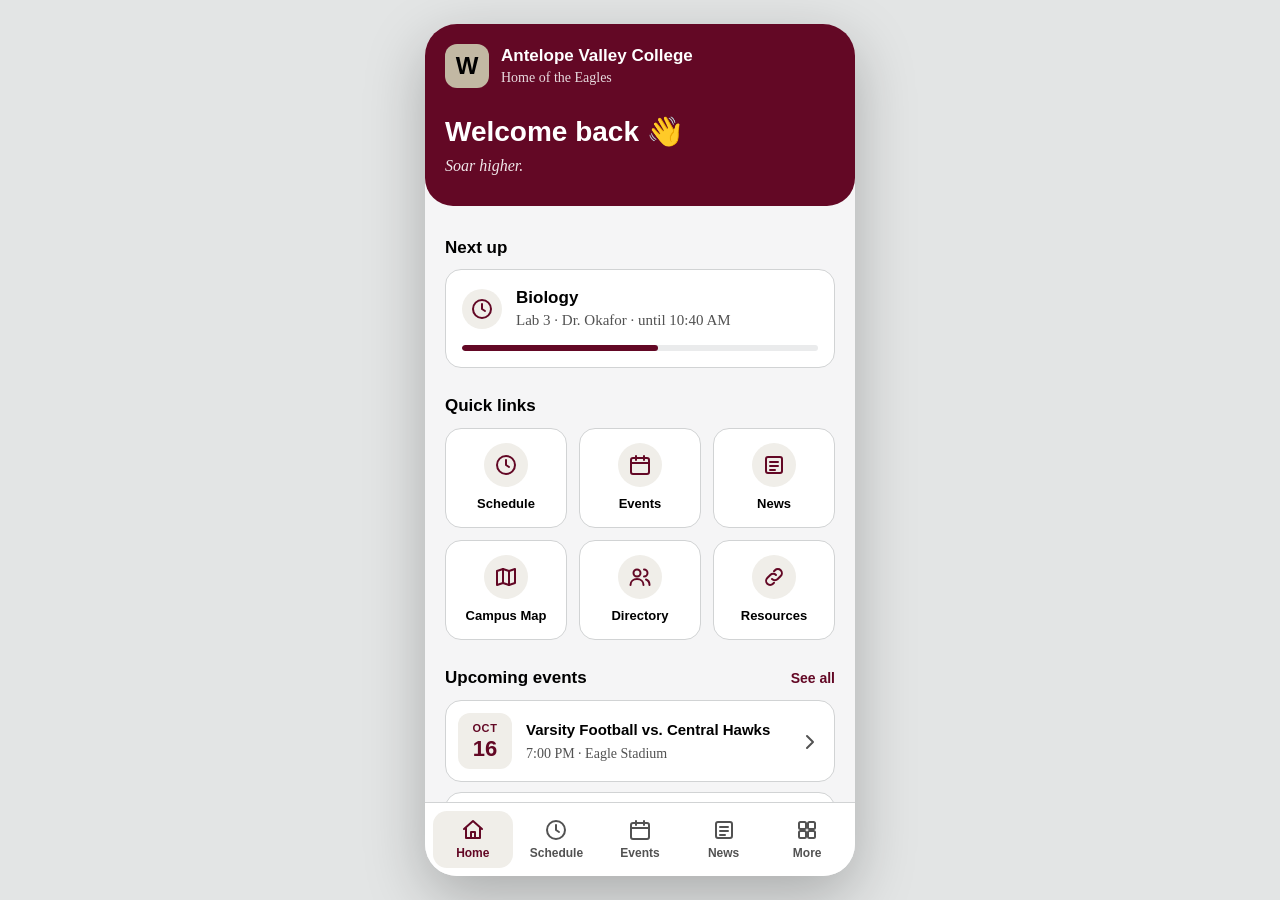
<file: main.html>
<!DOCTYPE html>
<html lang="en">
<head>
  <meta charset="utf-8">
  <meta name="viewport" content="width=device-width, initial-scale=1, viewport-fit=cover">
  <meta name="color-scheme" content="light dark">
  <meta name="theme-color" content="#0B3D91">
  <title>Antelope Valley College</title>
  <link rel="stylesheet" href="styles.css">
</head>

<!--
  =======================================================================
  index.html  —  Antelope Valley College app (HTML + CSS only, no JavaScript)
  =======================================================================

  FILES
    index.html  (this file)  the content: every screen, every word
    styles.css               the look: colors, spacing, layout
  Keep both in the same folder and open index.html in a browser.

  THE BIG IDEA (read once, then everything else is easy)
    This page contains 8 "screens" (Home, Schedule, Events, News, More,
    Map, Directory, Resources) but only one is visible at a time.
    There is no JavaScript, so we use HTML radio buttons to remember
    which screen is showing:

      <input type="radio" name="screen" id="screen-events">   <- hidden memory
      <label for="screen-events">Events</label>               <- the button

    Clicking the <label> checks the radio, and styles.css shows the
    matching screen. Section 4 of styles.css explains the CSS side.

  FILE MAP (search for the "SCREEN:" markers below)
    0. Icon sprite           the icons, drawn once, reused everywhere
    1. Hidden screen radios  must stay ABOVE <div class="app">
    2. SCREEN: Home
    3. SCREEN: Schedule
    4. SCREEN: Events
    5. SCREEN: News
    6. SCREEN: More
    7. SCREEN: Campus Map
    8. SCREEN: Staff Directory
    9. SCREEN: Resources
   10. Bottom navigation

  WHAT TO EAntelope Valley College name ......... search "Antelope Valley College" and replace all
    - Colors .............. top of styles.css (section 1)
    - Bell schedule ....... SCREEN: Schedule
    - Events / news ....... SCREEN: Events / SCREEN: News (copy a block,
                            change the text)
    - Staff ............... SCREEN: Staff Directory
    - Phone / email ....... SCREEN: More
    - Links ............... SCREEN: Resources (change href="...")

  WHAT THIS VERSION CANNOT DO (needs JavaScript or a backend later)
    - "Next up" card is a fixed example, it does not follow the real clock
    - No search box, no real notifications, toggles don't remember state
    - Events/news are typed in by hand, not loaded from a database
  =======================================================================
-->

<body>

  <!-- ===================================================================
       0. ICON SPRITE
       Each <symbol> is one icon drawn once. Anywhere in the page we
       show it with:   <svg class="icon"><use href="#i-home"/></svg>
       =================================================================== -->
  <svg width="0" height="0" style="position:absolute" aria-hidden="true" focusable="false">
    <symbol id="i-home" viewBox="0 0 24 24"><path d="M3 11l9-8 9 8"/><path d="M5 10v10h14V10"/><path d="M10 20v-6h4v6"/></symbol>
    <symbol id="i-clock" viewBox="0 0 24 24"><circle cx="12" cy="12" r="9"/><path d="M12 7v5l3 2"/></symbol>
    <symbol id="i-calendar" viewBox="0 0 24 24"><rect x="3" y="5" width="18" height="16" rx="2"/><path d="M3 10h18M8 3v4M16 3v4"/></symbol>
    <symbol id="i-calendar-x" viewBox="0 0 24 24"><rect x="3" y="5" width="18" height="16" rx="2"/><path d="M3 10h18M8 3v4M16 3v4M10 13.5l4 4M14 13.5l-4 4"/></symbol>
    <symbol id="i-news" viewBox="0 0 24 24"><rect x="4" y="4" width="16" height="16" rx="2"/><path d="M8 9h8M8 13h8M8 17h5"/></symbol>
    <symbol id="i-grid" viewBox="0 0 24 24"><rect x="4" y="4" width="7" height="7" rx="1.5"/><rect x="13" y="4" width="7" height="7" rx="1.5"/><rect x="4" y="13" width="7" height="7" rx="1.5"/><rect x="13" y="13" width="7" height="7" rx="1.5"/></symbol>
    <symbol id="i-map" viewBox="0 0 24 24"><path d="M9 4L3 6v14l6-2 6 2 6-2V4l-6 2-6-2z"/><path d="M9 4v14M15 6v14"/></symbol>
    <symbol id="i-users" viewBox="0 0 24 24"><circle cx="9" cy="8" r="3.5"/><path d="M2.5 20c0-3.6 2.9-6 6.5-6s6.5 2.4 6.5 6"/><path d="M16 4.5a3.5 3.5 0 010 7M18 14.5c2 .7 3.5 2.4 3.5 5.5"/></symbol>
    <symbol id="i-link" viewBox="0 0 24 24"><path d="M10 14a4 4 0 005.7 0l3-3a4 4 0 00-5.7-5.7l-1 1"/><path d="M14 10a4 4 0 00-5.7 0l-3 3a4 4 0 005.7 5.7l1-1"/></symbol>
    <symbol id="i-chevron" viewBox="0 0 24 24"><path d="M9 6l6 6-6 6"/></symbol>
    <symbol id="i-external" viewBox="0 0 24 24"><path d="M14 4h6v6M20 4l-9 9M18 14v5a1 1 0 01-1 1H5a1 1 0 01-1-1V7a1 1 0 011-1h5"/></symbol>
    <symbol id="i-pin" viewBox="0 0 24 24"><path d="M12 21s7-6.2 7-11a7 7 0 10-14 0c0 4.8 7 11 7 11z"/><circle cx="12" cy="10" r="2.5"/></symbol>
    <symbol id="i-phone" viewBox="0 0 24 24"><path d="M5 4h4l2 5-2.5 1.5a11 11 0 005 5L15 13l5 2v4a2 2 0 01-2 2A16 16 0 013 6a2 2 0 012-2z"/></symbol>
    <symbol id="i-mail" viewBox="0 0 24 24"><rect x="3" y="5" width="18" height="14" rx="2"/><path d="M3 7l9 6 9-6"/></symbol>
    <symbol id="i-globe" viewBox="0 0 24 24"><circle cx="12" cy="12" r="9"/><path d="M3 12h18M12 3c3 3 3 15 0 18M12 3c-3 3-3 15 0 18"/></symbol>
    <symbol id="i-cap" viewBox="0 0 24 24"><path d="M2 9l10-5 10 5-10 5z"/><path d="M6 11.5V16c0 1.5 3 3 6 3s6-1.5 6-3v-4.5"/></symbol>
    <symbol id="i-book" viewBox="0 0 24 24"><path d="M4 4h6a2 2 0 012 2v14a2 2 0 00-2-2H4zM20 4h-6a2 2 0 00-2 2v14a2 2 0 012-2h6z"/></symbol>
    <symbol id="i-utensils" viewBox="0 0 24 24"><path d="M7 3v8M4 3v5a3 3 0 006 0V3M7 11v10M17 3c-2 2-3 5-3 8h3v10"/></symbol>
    <symbol id="i-star" viewBox="0 0 24 24"><path d="M12 3l2.7 5.6 6.1.9-4.4 4.3 1 6.1L12 17l-5.4 2.9 1-6.1L3.2 9.5l6.1-.9z"/></symbol>
    <symbol id="i-trophy" viewBox="0 0 24 24"><path d="M8 4h8v5a4 4 0 01-8 0z"/><path d="M8 6H4c0 3 1.5 4.5 4 5M16 6h4c0 3-1.5 4.5-4 5M12 13v4M8 21h8M10 17h4"/></symbol>
    <symbol id="i-heart" viewBox="0 0 24 24"><path d="M12 20s-8-4.9-8-11a4.5 4.5 0 018-2.7A4.5 4.5 0 0120 9c0 6.1-8 11-8 11z"/></symbol>
    <symbol id="i-file" viewBox="0 0 24 24"><path d="M6 3h8l5 5v13H6z"/><path d="M14 3v5h5M9 13h6M9 17h6"/></symbol>
  </svg>


  <!-- ===================================================================
       1. HIDDEN SCREEN RADIOS
       One radio per screen, all sharing name="screen" so only one can be
       checked. The one with `checked` is the screen shown at startup.
       THESE MUST STAY ABOVE <div class="app">  (CSS looks "downward").
       =================================================================== -->
  <input class="state-radio" type="radio" name="screen" id="screen-home" aria-label="Home" checked>
  <input class="state-radio" type="radio" name="screen" id="screen-schedule" aria-label="Schedule">
  <input class="state-radio" type="radio" name="screen" id="screen-events" aria-label="Events">
  <input class="state-radio" type="radio" name="screen" id="screen-news" aria-label="News">
  <input class="state-radio" type="radio" name="screen" id="screen-more" aria-label="More">
  <input class="state-radio" type="radio" name="screen" id="screen-map" aria-label="Campus map">
  <input class="state-radio" type="radio" name="screen" id="screen-directory" aria-label="Staff directory">
  <input class="state-radio" type="radio" name="screen" id="screen-resources" aria-label="Resources">


  <div class="app">
    <div class="screens">


      <!-- ===============================================================
           2. SCREEN: HOME
           =============================================================== -->
      <section class="screen" id="home" aria-label="Home">

        <!-- Blue header with logo, greeting and tagline -->
        <header class="hero">
          <div class="hero-brand">
            <div class="logo-mark" aria-hidden="true">W</div>
            <div>
              <p class="hero-school">Antelope Valley College</p>
              <p class="hero-sub">Home of the Eagles</p>
            </div>
          </div>
          <h1 class="hero-greeting">Welcome back 👋</h1>
          <p class="hero-tagline">Soar higher.</p>
        </header>

        <div class="screen-body">

          <!-- "Next up" card.
               EXAMPLE ONLY: this is typed in by hand. Showing the real
               current class needs JavaScript (a later step).
               The inline style="width: 55%" controls the progress bar. -->
          <div class="section-head">
            <h2 class="section-title">Next up</h2>
          </div>
          <article class="card now-card">
            <div class="now-top">
              <div class="icon-circle"><svg class="icon"><use href="#i-clock"/></svg></div>
              <div>
                <h3>Biology</h3>
                <p>Lab 3 · Dr. Okafor · until 10:40 AM</p>
              </div>
            </div>
            <div class="progress" aria-hidden="true"><span style="width: 55%"></span></div>
          </article>

          <!-- Quick links: each <label for="screen-..."> opens that screen -->
          <div class="section-head">
            <h2 class="section-title">Quick links</h2>
          </div>
          <div class="quick-grid">
            <label class="card quick" for="screen-schedule">
              <span class="icon-circle"><svg class="icon"><use href="#i-clock"/></svg></span>Schedule
            </label>
            <label class="card quick" for="screen-events">
              <span class="icon-circle"><svg class="icon"><use href="#i-calendar"/></svg></span>Events
            </label>
            <label class="card quick" for="screen-news">
              <span class="icon-circle"><svg class="icon"><use href="#i-news"/></svg></span>News
            </label>
            <label class="card quick" for="screen-map">
              <span class="icon-circle"><svg class="icon"><use href="#i-map"/></svg></span>Campus Map
            </label>
            <label class="card quick" for="screen-directory">
              <span class="icon-circle"><svg class="icon"><use href="#i-users"/></svg></span>Directory
            </label>
            <label class="card quick" for="screen-resources">
              <span class="icon-circle"><svg class="icon"><use href="#i-link"/></svg></span>Resources
            </label>
          </div>

          <!-- Upcoming events preview (tapping a row opens the Events screen) -->
          <div class="section-head">
            <h2 class="section-title">Upcoming events</h2>
            <label class="see-all" for="screen-events">See all</label>
          </div>
          <div class="stack">
            <label class="card row-card" for="screen-events">
              <div class="date-badge"><span>OCT</span><strong>16</strong></div>
              <div class="grow">
                <h3>Varsity Football vs. Central Hawks</h3>
                <p>7:00 PM · Eagle Stadium</p>
              </div>
              <svg class="icon chev"><use href="#i-chevron"/></svg>
            </label>
            <label class="card row-card" for="screen-events">
              <div class="date-badge"><span>OCT</span><strong>19</strong></div>
              <div class="grow">
                <h3>Club Fair</h3>
                <p>12:30 PM · Main Quad</p>
              </div>
              <svg class="icon chev"><use href="#i-chevron"/></svg>
            </label>
            <label class="card row-card" for="screen-events">
              <div class="date-badge"><span>OCT</span><strong>21</strong></div>
              <div class="grow">
                <h3>Fall Drama Production</h3>
                <p>6:30 PM · Auditorium</p>
              </div>
              <svg class="icon chev"><use href="#i-chevron"/></svg>
            </label>
          </div>

          <!-- Latest news preview (tapping opens the News screen) -->
          <div class="section-head">
            <h2 class="section-title">Latest news</h2>
            <label class="see-all" for="screen-news">See all</label>
          </div>
          <div class="stack">
            <label class="card news-teaser" for="screen-news">
              <span class="tag" data-cat="announcement">Announcement</span>
              <h3>Homecoming Spirit Week Schedule Released</h3>
              <p>Five days of themes, one big pep rally. See what to wear.</p>
            </label>
            <label class="card news-teaser" for="screen-news">
              <span class="tag" data-cat="clubs">Clubs</span>
              <h3>Robotics Team Advances to Regionals</h3>
              <p>The Eagles Robotics squad earned a top-three finish.</p>
            </label>
          </div>

        </div>
      </section>


      <!-- ===============================================================
           3. SCREEN: SCHEDULE
           Two tabs ("Regular day" and "Wednesday"), built with the same
           radio trick. Order matters: radios + labels first, then panels.
           To change a class, edit its <h3> and <p>.
           To mark the class happening "now", add class="is-now" to its
           <article> and include the <span class="now-pill"> (see Period 3).
           =============================================================== -->
      <section class="screen" id="schedule" aria-label="Schedule">
        <header class="app-bar"><h1>My Schedule</h1></header>

        <div class="screen-body">
          <div class="chip-group">

            <input class="chip-radio" type="radio" name="day" id="day-regular" checked>
            <label class="chip" for="day-regular">Regular day</label>

            <input class="chip-radio" type="radio" name="day" id="day-wed">
            <label class="chip" for="day-wed">Wed (late start)</label>

            <!-- ---------- Regular day (Mon, Tue, Thu, Fri) ---------- -->
            <div class="day-panel day-regular">

              <article class="card period">
                <div class="period-time"><strong>8:00 AM</strong><span>8:50 AM</span></div>
                <div class="period-bar"></div>
                <div class="period-info"><h3>English 10</h3><p>Period 1 · Room 204 · Ms. Alvarez</p></div>
              </article>

              <article class="card period">
                <div class="period-time"><strong>8:55 AM</strong><span>9:45 AM</span></div>
                <div class="period-bar"></div>
                <div class="period-info"><h3>Geometry</h3><p>Period 2 · Room 118 · Mr. Chen</p></div>
              </article>

              <!-- Example of the "happening now" style -->
              <article class="card period is-now">
                <div class="period-time"><strong>9:50 AM</strong><span>10:40 AM</span></div>
                <div class="period-bar"></div>
                <div class="period-info"><h3>Biology</h3><p>Period 3 · Lab 3 · Dr. Okafor</p></div>
                <span class="now-pill">NOW</span>
              </article>

              <article class="card period period-break">
                <div class="period-time"><strong>10:40 AM</strong><span>10:55 AM</span></div>
                <div class="period-bar"></div>
                <div class="period-info"><h3>Nutrition Break</h3></div>
              </article>

              <article class="card period">
                <div class="period-time"><strong>11:00 AM</strong><span>11:50 AM</span></div>
                <div class="period-bar"></div>
                <div class="period-info"><h3>World History</h3><p>Period 4 · Room 210 · Mr. Reyes</p></div>
              </article>

              <article class="card period period-break">
                <div class="period-time"><strong>11:50 AM</strong><span>12:30 PM</span></div>
                <div class="period-bar"></div>
                <div class="period-info"><h3>Lunch</h3></div>
              </article>

              <article class="card period">
                <div class="period-time"><strong>12:35 PM</strong><span>1:25 PM</span></div>
                <div class="period-bar"></div>
                <div class="period-info"><h3>Spanish II</h3><p>Period 5 · Room 301 · Sra. Torres</p></div>
              </article>

              <article class="card period">
                <div class="period-time"><strong>1:30 PM</strong><span>2:20 PM</span></div>
                <div class="period-bar"></div>
                <div class="period-info"><h3>Physical Education</h3><p>Period 6 · Gym · Coach Miller</p></div>
              </article>

              <article class="card period">
                <div class="period-time"><strong>2:25 PM</strong><span>3:15 PM</span></div>
                <div class="period-bar"></div>
                <div class="period-info"><h3>Computer Science</h3><p>Period 7 · Room 122 · Ms. Patel</p></div>
              </article>
            </div>

            <!-- ---------- Wednesday (late start, no nutrition break) ---------- -->
            <div class="day-panel day-wed">

              <article class="card period">
                <div class="period-time"><strong>9:30 AM</strong><span>10:10 AM</span></div>
                <div class="period-bar"></div>
                <div class="period-info"><h3>English 10</h3><p>Period 1 · Room 204 · Ms. Alvarez</p></div>
              </article>

              <article class="card period">
                <div class="period-time"><strong>10:15 AM</strong><span>10:55 AM</span></div>
                <div class="period-bar"></div>
                <div class="period-info"><h3>Geometry</h3><p>Period 2 · Room 118 · Mr. Chen</p></div>
              </article>

              <article class="card period">
                <div class="period-time"><strong>11:00 AM</strong><span>11:40 AM</span></div>
                <div class="period-bar"></div>
                <div class="period-info"><h3>Biology</h3><p>Period 3 · Lab 3 · Dr. Okafor</p></div>
              </article>

              <article class="card period period-break">
                <div class="period-time"><strong>11:40 AM</strong><span>12:15 PM</span></div>
                <div class="period-bar"></div>
                <div class="period-info"><h3>Lunch</h3></div>
              </article>

              <article class="card period">
                <div class="period-time"><strong>12:20 PM</strong><span>1:00 PM</span></div>
                <div class="period-bar"></div>
                <div class="period-info"><h3>World History</h3><p>Period 4 · Room 210 · Mr. Reyes</p></div>
              </article>

              <article class="card period">
                <div class="period-time"><strong>1:05 PM</strong><span>1:45 PM</span></div>
                <div class="period-bar"></div>
                <div class="period-info"><h3>Spanish II</h3><p>Period 5 · Room 301 · Sra. Torres</p></div>
              </article>

              <article class="card period">
                <div class="period-time"><strong>1:50 PM</strong><span>2:30 PM</span></div>
                <div class="period-bar"></div>
                <div class="period-info"><h3>Physical Education</h3><p>Period 6 · Gym · Coach Miller</p></div>
              </article>

              <article class="card period">
                <div class="period-time"><strong>2:35 PM</strong><span>3:15 PM</span></div>
                <div class="period-bar"></div>
                <div class="period-info"><h3>Computer Science</h3><p>Period 7 · Room 122 · Ms. Patel</p></div>
              </article>
            </div>

          </div>
        </div>
      </section>


      <!-- ===============================================================
           4. SCREEN: EVENTS
           Filter chips on top, expandable event cards below.

           TO ADD AN EVENT: copy one <details class="card event"> block and
           change: data-cat (sports / academics / clubs / arts / community),
           the date badge, the tag text, title, time/place and description.
           Keep data-cat lowercase and identical on the <details> and the
           <span class="tag"> (the first filters, the second sets the color).

           TO ADD A CATEGORY: add a chip pair below, a :not() line in
           styles.css section 9, and a color line for .tag in section 5.
           =============================================================== -->
      <section class="screen" id="events" aria-label="Events">
        <header class="app-bar"><h1>Events</h1></header>

        <div class="screen-body">
          <div class="chip-group">

            <input class="chip-radio" type="radio" name="event-filter" id="f-all" checked>
            <label class="chip" for="f-all">All</label>
            <input class="chip-radio" type="radio" name="event-filter" id="f-sports">
            <label class="chip" for="f-sports">Sports</label>
            <input class="chip-radio" type="radio" name="event-filter" id="f-academics">
            <label class="chip" for="f-academics">Academics</label>
            <input class="chip-radio" type="radio" name="event-filter" id="f-clubs">
            <label class="chip" for="f-clubs">Clubs</label>
            <input class="chip-radio" type="radio" name="event-filter" id="f-arts">
            <label class="chip" for="f-arts">Arts</label>
            <input class="chip-radio" type="radio" name="event-filter" id="f-community">
            <label class="chip" for="f-community">Community</label>

            <div class="event-list">

              <details class="card event" data-cat="sports">
                <summary>
                  <div class="date-badge"><span>OCT</span><strong>16</strong></div>
                  <div class="event-main">
                    <span class="tag" data-cat="sports">Sports</span>
                    <h3>Varsity Football vs. Central Hawks</h3>
                    <p>7:00 PM · Eagle Stadium</p>
                  </div>
                  <svg class="icon chev"><use href="#i-chevron"/></svg>
                </summary>
                <p class="event-desc">Friday night lights! Student section theme is "Blue Out". Gates open at 6:00 PM. Bring your student ID for free entry.</p>
              </details>

              <details class="card event" data-cat="clubs">
                <summary>
                  <div class="date-badge"><span>OCT</span><strong>19</strong></div>
                  <div class="event-main">
                    <span class="tag" data-cat="clubs">Clubs</span>
                    <h3>Club Fair</h3>
                    <p>12:30 PM · Main Quad</p>
                  </div>
                  <svg class="icon chev"><use href="#i-chevron"/></svg>
                </summary>
                <p class="event-desc">Meet every club on campus, sign up for interest lists and pick up flyers. Clubs: bring your table sign-in sheet.</p>
              </details>

              <details class="card event" data-cat="arts">
                <summary>
                  <div class="date-badge"><span>OCT</span><strong>21</strong></div>
                  <div class="event-main">
                    <span class="tag" data-cat="arts">Arts</span>
                    <h3>Fall Drama Production</h3>
                    <p>6:30 PM · Auditorium</p>
                  </div>
                  <svg class="icon chev"><use href="#i-chevron"/></svg>
                </summary>
                <p class="event-desc">The drama department presents its fall show. Tickets are $5 for students and $8 for adults at the door.</p>
              </details>

              <details class="card event" data-cat="academics">
                <summary>
                  <div class="date-badge"><span>OCT</span><strong>23</strong></div>
                  <div class="event-main">
                    <span class="tag" data-cat="academics">Academics</span>
                    <h3>College Application Workshop</h3>
                    <p>3:30 PM · Library</p>
                  </div>
                  <svg class="icon chev"><use href="#i-chevron"/></svg>
                </summary>
                <p class="event-desc">Counselors will walk seniors through the application timeline, essays and fee waivers. Laptops encouraged.</p>
              </details>

              <details class="card event" data-cat="community">
                <summary>
                  <div class="date-badge"><span>OCT</span><strong>26</strong></div>
                  <div class="event-main">
                    <span class="tag" data-cat="community">Community</span>
                    <h3>Community Blood Drive</h3>
                    <p>9:00 AM · Gym</p>
                  </div>
                  <svg class="icon chev"><use href="#i-chevron"/></svg>
                </summary>
                <p class="event-desc">Students 16+ with parent permission can donate. Sign up with the ASB office. Snacks provided afterward.</p>
              </details>

              <details class="card event" data-cat="academics">
                <summary>
                  <div class="date-badge"><span>OCT</span><strong>29</strong></div>
                  <div class="event-main">
                    <span class="tag" data-cat="academics">Academics</span>
                    <h3>Parent-Teacher Conferences</h3>
                    <p>4:00 PM · Main Building</p>
                  </div>
                  <svg class="icon chev"><use href="#i-chevron"/></svg>
                </summary>
                <p class="event-desc">Conferences run in 10-minute blocks. Check in at the front office to receive your teacher room list.</p>
              </details>

              <details class="card event" data-cat="sports">
                <summary>
                  <div class="date-badge"><span>OCT</span><strong>30</strong></div>
                  <div class="event-main">
                    <span class="tag" data-cat="sports">Sports</span>
                    <h3>Girls Volleyball Senior Night</h3>
                    <p>6:00 PM · Gym</p>
                  </div>
                  <svg class="icon chev"><use href="#i-chevron"/></svg>
                </summary>
                <p class="event-desc">Come celebrate our senior players and their families before the match.</p>
              </details>

              <details class="card event" data-cat="community">
                <summary>
                  <div class="date-badge"><span>NOV</span><strong>6</strong></div>
                  <div class="event-main">
                    <span class="tag" data-cat="community">Community</span>
                    <h3>Homecoming Dance</h3>
                    <p>7:30 PM · Cafeteria</p>
                  </div>
                  <svg class="icon chev"><use href="#i-chevron"/></svg>
                </summary>
                <p class="event-desc">Semi-formal. Guest passes are available in the main office through the week before.</p>
              </details>

            </div><!-- /.event-list -->
          </div><!-- /.chip-group -->
        </div>
      </section>


      <!-- ===============================================================
           5. SCREEN: NEWS
           Tap a story to open it (a built-in HTML <details> element).
           TO ADD A STORY: copy one <details class="card news-card"> block.
           Valid data-cat values for the tag: announcement, academics,
           clubs, sports, arts, community.
           =============================================================== -->
      <section class="screen" id="news" aria-label="News">
        <header class="app-bar"><h1>News</h1></header>

        <div class="screen-body">
          <div class="stack">

            <details class="card news-card">
              <summary>
                <div class="news-meta">
                  <span class="tag" data-cat="announcement">Announcement</span>
                  <time datetime="2026-10-15">Oct 15</time>
                </div>
                <h3>Homecoming Spirit Week Schedule Released</h3>
                <p class="summary-text">Five days of themes, one big pep rally. See what to wear.</p>
              </summary>
              <div class="news-body">
                <p>Spirit Week kicks off Monday, Nov 2 with Pajama Day and ends Friday with the pep rally and game. Each grade is competing for the spirit trophy, with points awarded for participation, hallway decorations and the lunchtime games.</p>
                <p>All dress-up days must follow the regular dress code. Questions can go to the ASB advisor in Room 150.</p>
              </div>
            </details>

            <details class="card news-card">
              <summary>
                <div class="news-meta">
                  <span class="tag" data-cat="clubs">Clubs</span>
                  <time datetime="2026-10-14">Oct 14</time>
                </div>
                <h3>Robotics Team Advances to Regionals</h3>
                <p class="summary-text">The Eagles Robotics squad earned a top-three finish.</p>
              </summary>
              <div class="news-body">
                <p>After a strong weekend of qualifying matches, the robotics team secured a spot at the regional championship. The team thanks its mentors and the parents who helped with travel and build days.</p>
                <p>New members are welcome. Meetings are Tuesdays and Thursdays after school in Room 122.</p>
              </div>
            </details>

            <details class="card news-card">
              <summary>
                <div class="news-meta">
                  <span class="tag" data-cat="academics">Academics</span>
                  <time datetime="2026-10-13">Oct 13</time>
                </div>
                <h3>Library Antelope Valley College Hours</h3>
                <p class="summary-text">Quiet study space now open until 5:00 PM on weekdays.</p>
              </summary>
              <div class="news-body">
                <p>Starting this week, the library will stay open until 5:00 PM Monday through Thursday. Tutoring is available on Tuesdays and Wednesdays, and printing is free for students.</p>
              </div>
            </details>

            <details class="card news-card">
              <summary>
                <div class="news-meta">
                  <span class="tag" data-cat="sports">Sports</span>
                  <time datetime="2026-10-12">Oct 12</time>
                </div>
                <h3>Cross Country Wins League Meet</h3>
                <p class="summary-text">Both boys and girls teams took first place on Saturday.</p>
              </summary>
              <div class="news-body">
                <p>The cross country program swept the league meet, with four runners finishing in the top ten. The team now prepares for the divisional race in two weeks.</p>
              </div>
            </details>

            <details class="card news-card">
              <summary>
                <div class="news-meta">
                  <span class="tag" data-cat="announcement">Announcement</span>
                  <time datetime="2026-10-09">Oct 9</time>
                </div>
                <h3>Picture Retake Day Reminder</h3>
                <p class="summary-text">Missed picture day? Retakes are next Thursday in the library.</p>
              </summary>
              <div class="news-body">
                <p>Students who were absent or want a retake can come to the library during their PE or elective period with a pass. Bring your original proof if you want a replacement.</p>
              </div>
            </details>

          </div>
        </div>
      </section>


      <!-- ===============================================================
           6. SCREEN: MORE
           Links to the extra screens, notification toggles (visual only
           for now), office contact info.
           tel: and mailto: links open the phone dialer / email app.
           =============================================================== -->
      <section class="screen" id="more" aria-label="More">
        <header class="app-bar"><h1>More</h1></header>

        <div class="screen-body">

          <div class="card list-group">
            <label class="list-row" for="screen-map">
              <span class="icon-circle"><svg class="icon"><use href="#i-map"/></svg></span>
              <span class="row-text"><strong>Campus Map</strong></span>
              <svg class="icon row-end"><use href="#i-chevron"/></svg>
            </label>
            <label class="list-row" for="screen-directory">
              <span class="icon-circle"><svg class="icon"><use href="#i-users"/></svg></span>
              <span class="row-text"><strong>Staff Directory</strong></span>
              <svg class="icon row-end"><use href="#i-chevron"/></svg>
            </label>
            <label class="list-row" for="screen-resources">
              <span class="icon-circle"><svg class="icon"><use href="#i-link"/></svg></span>
              <span class="row-text"><strong>Resources</strong></span>
              <svg class="icon row-end"><use href="#i-chevron"/></svg>
            </label>
          </div>

          <h2 class="group-label">Notifications</h2>
          <div class="card list-group">
            <label class="list-row">
              <span class="row-text"><strong>Event reminders</strong><span>Get a heads-up before events</span></span>
              <input class="switch" type="checkbox" checked>
            </label>
            <label class="list-row">
              <span class="row-text"><strong>News alerts</strong><span>Important school announcements</span></span>
              <input class="switch" type="checkbox" checked>
            </label>
          </div>

          <h2 class="group-label">Contact the office</h2>
          <div class="card list-group">
            <div class="list-row">
              <span class="icon-circle"><svg class="icon"><use href="#i-pin"/></svg></span>
              <span class="row-textAntelope Valley College Street</strong><span>Your City, ST 00000</span></span>
            </div>
            <a class="list-row" href="tel:5551234567">
              <span class="icon-circle"><svg class="icon"><use href="#i-phone"/></svg></span>
              <span class="row-text"><strong>(555) 123-4567</strong><span>Main office</span></span>
            </a>
            <a class="list-row" href="tel:5551234568">
              <span class="icon-circle"><svg class="icon"><use href="#i-calendar-x"/></svg></span>
              <span class="row-text"><strong>(555) 123-4568</strong><span>Attendance line</span></span>
            </a>
            <a class="list-row" href="mailto:office@antelopevalleycollege.example.edu">
              <span class="icon-circle"><svg class="icon"><use href="#i-mail"/></svg></span>
              <span class="row-text"><strong>office@antelopevalleycollege.example.edu</strong><span>Email the office</span></span>
            </a>
            <a class="list-row" href="https://www.example.edu" target="_blank" rel="noopener">
              <span class="icon-circle"><svg class="icon"><use href="#i-globe"/></svg></span>
              <span class="row-Antelope Valley College website</strong><span>www.example.edu</span></span>
              <svg class="icon row-end"><use href="#i-external"/></svg>
            </a>
          </div>

          <p class="app-footer">Antelope Valley College · v1.0.0</p>
        </div>
      </section>


      <!-- ===============================================================
           7. SCREEN: CAMPUS MAP
           Every building = 3 elements, always in this order:
             1. <input class="b-radio" ... id="b-NAME">     (hidden memory)
             2. <label class="tile" for="b-NAME" style="--x --y --w --h">
             3. <div class="tile-info">...</div>           (description)
           The inline style positions the box as % of the map:
             --x = distance from left,  --y = distance from top,
             --w = width,               --h = height.
           Add class "tile-field" (green) or "tile-parking" (gray) for
           non-buildings. Check boxes don't overlap, then you're done.
           =============================================================== -->
      <section class="screen" id="map" aria-label="Campus map">
        <header class="app-bar">
          <label class="back-btn" for="screen-more" aria-label="Back"><svg class="icon"><use href="#i-chevron"/></svg></label>
          <h1>Campus Map</h1>
        </header>

        <div class="screen-body">
          <div class="map">

            <input class="b-radio" type="radio" name="building" id="b-main">
            <label class="tile" for="b-main" style="--x:6%; --y:6%; --w:36%; --h:20%">Main Building</label>
            <div class="tile-info"><strong>Main Building</strong><span>Classrooms 101–220, counseling offices and the front office.</span></div>

            <input class="b-radio" type="radio" name="building" id="b-admin">
            <label class="tile" for="b-admin" style="--x:6%; --y:30%; --w:22%; --h:12%">Attendance &amp; Admin</label>
            <div class="tile-info"><strong>Attendance &amp; Admin</strong><span>Attendance desk, principal and visitor check-in.</span></div>

            <input class="b-radio" type="radio" name="building" id="b-library">
            <label class="tile" for="b-library" style="--x:48%; --y:6%; --w:22%; --h:16%">Library</label>
            <div class="tile-info"><strong>Library</strong><span>Study space, printing and tutoring. Open until 5:00 PM.</span></div>

            <input class="b-radio" type="radio" name="building" id="b-science">
            <label class="tile" for="b-science" style="--x:76%; --y:6%; --w:18%; --h:34%">Science Wing</label>
            <div class="tile-info"><strong>Science Wing</strong><span>Biology, chemistry and physics labs.</span></div>

            <input class="b-radio" type="radio" name="building" id="b-cafeteria">
            <label class="tile" for="b-cafeteria" style="--x:36%; --y:34%; --w:30%; --h:14%">Cafeteria</label>
            <div class="tile-info"><strong>Cafeteria</strong><span>Breakfast, nutrition break and lunch service.</span></div>

            <input class="b-radio" type="radio" name="building" id="b-gym">
            <label class="tile" for="b-gym" style="--x:6%; --y:56%; --w:30%; --h:22%">Gymnasium</label>
            <div class="tile-info"><strong>Gymnasium</strong><span>PE classes, volleyball, basketball and assemblies.</span></div>

            <input class="b-radio" type="radio" name="building" id="b-auditorium">
            <label class="tile" for="b-auditorium" style="--x:42%; --y:56%; --w:22%; --h:22%">Auditorium</label>
            <div class="tile-info"><strong>Auditorium</strong><span>Drama, band and choir performances.</span></div>

            <input class="b-radio" type="radio" name="building" id="b-field">
            <label class="tile tile-field" for="b-field" style="--x:70%; --y:48%; --w:24%; --h:38%">Eagle Stadium</label>
            <div class="tile-info"><strong>Eagle Stadium</strong><span>Football, soccer and track events.</span></div>

            <input class="b-radio" type="radio" name="building" id="b-parking">
            <label class="tile tile-parking" for="b-parking" style="--x:6%; --y:84%; --w:58%; --h:12%">Student Parking</label>
            <div class="tile-info"><strong>Student Parking</strong><span>Permit parking only. Visitor parking is at the front.</span></div>

          </div>
        </div>
      </section>


      <!-- ===============================================================
           8. SCREEN: STAFF DIRECTORY
           Grouped by department. TO ADD A PERSON: copy one
           <li class="list-row"> inside the right department's <ul>.
           The envelope button opens the user's email app (mailto:).
           (A search box needs JavaScript, so it is left for later.)
           =============================================================== -->
      <section class="screen" id="directory" aria-label="Staff directory">
        <header class="app-bar">
          <label class="back-btn" for="screen-more" aria-label="Back"><svg class="icon"><use href="#i-chevron"/></svg></label>
          <h1>Staff Directory</h1>
        </header>

        <div class="screen-body">

          <h2 class="group-label">Administration</h2>
          <ul class="card list-group">
            <li class="list-row">
              <span class="avatar">DW</span>
              <span class="row-text"><strong>Dana Whitfield</strong><span>Principal · Main Office</span></span>
              <a class="row-action" href="mailto:dwhitfield@antelopevalleycollege.example.edu" aria-label="Email Dana Whitfield"><svg class="icon"><use href="#i-mail"/></svg></a>
            </li>
            <li class="list-row">
              <span class="avatar">LO</span>
              <span class="row-text"><strong>Luis Ortega</strong><span>Assistant Principal · Main Office</span></span>
              <a class="row-action" href="mailto:lortega@antelopevalleycollege.example.edu" aria-label="Email Luis Ortega"><svg class="icon"><use href="#i-mail"/></svg></a>
            </li>
            <li class="list-row">
              <span class="avatar">KM</span>
              <span class="row-text"><strong>Karen Mills</strong><span>Attendance Clerk · Front Desk</span></span>
              <a class="row-action" href="mailto:kmills@antelopevalleycollege.example.edu" aria-label="Email Karen Mills"><svg class="icon"><use href="#i-mail"/></svg></a>
            </li>
          </ul>

          <h2 class="group-label">Athletics</h2>
          <ul class="card list-group">
            <li class="list-row">
              <span class="avatar">JM</span>
              <span class="row-text"><strong>Jordan Miller</strong><span>PE Teacher &amp; Head Coach · Gym</span></span>
              <a class="row-action" href="mailto:jmiller@antelopevalleycollege.example.edu" aria-label="Email Jordan Miller"><svg class="icon"><use href="#i-mail"/></svg></a>
            </li>
          </ul>

          <h2 class="group-label">Career &amp; Technical</h2>
          <ul class="card list-group">
            <li class="list-row">
              <span class="avatar">AP</span>
              <span class="row-text"><strong>Anita Patel</strong><span>Computer Science Teacher · Room 122</span></span>
              <a class="row-action" href="mailto:apatel@antelopevalleycollege.example.edu" aria-label="Email Anita Patel"><svg class="icon"><use href="#i-mail"/></svg></a>
            </li>
          </ul>

          <h2 class="group-label">Counseling</h2>
          <ul class="card list-group">
            <li class="list-row">
              <span class="avatar">PN</span>
              <span class="row-text"><strong>Priya Nair</strong><span>Counselor (A–L) · Room 105</span></span>
              <a class="row-action" href="mailto:pnair@antelopevalleycollege.example.edu" aria-label="Email Priya Nair"><svg class="icon"><use href="#i-mail"/></svg></a>
            </li>
            <li class="list-row">
              <span class="avatar">MB</span>
              <span class="row-text"><strong>Marcus Bell</strong><span>Counselor (M–Z) · Room 106</span></span>
              <a class="row-action" href="mailto:mbell@antelopevalleycollege.example.edu" aria-label="Email Marcus Bell"><svg class="icon"><use href="#i-mail"/></svg></a>
            </li>
          </ul>

          <h2 class="group-label">English</h2>
          <ul class="card list-group">
            <li class="list-row">
              <span class="avatar">MA</span>
              <span class="row-text"><strong>Maria Alvarez</strong><span>English Teacher · Room 204</span></span>
              <a class="row-action" href="mailto:malvarez@antelopevalleycollege.example.edu" aria-label="Email Maria Alvarez"><svg class="icon"><use href="#i-mail"/></svg></a>
            </li>
          </ul>

          <h2 class="group-label">Library</h2>
          <ul class="card list-group">
            <li class="list-row">
              <span class="avatar">RD</span>
              <span class="row-text"><strong>Rosa Delgado</strong><span>Librarian · Library</span></span>
              <a class="row-action" href="mailto:rdelgado@antelopevalleycollege.example.edu" aria-label="Email Rosa Delgado"><svg class="icon"><use href="#i-mail"/></svg></a>
            </li>
          </ul>

          <h2 class="group-label">Math</h2>
          <ul class="card list-group">
            <li class="list-row">
              <span class="avatar">WC</span>
              <span class="row-text"><strong>Wei Chen</strong><span>Math Teacher · Room 118</span></span>
              <a class="row-action" href="mailto:wchen@antelopevalleycollege.example.edu" aria-label="Email Wei Chen"><svg class="icon"><use href="#i-mail"/></svg></a>
            </li>
          </ul>

          <h2 class="group-label">Science</h2>
          <ul class="card list-group">
            <li class="list-row">
              <span class="avatar">AO</span>
              <span class="row-text"><strong>Ada Okafor</strong><span>Biology Teacher · Lab 3</span></span>
              <a class="row-action" href="mailto:aokafor@antelopevalleycollege.example.edu" aria-label="Email Ada Okafor"><svg class="icon"><use href="#i-mail"/></svg></a>
            </li>
          </ul>

          <h2 class="group-label">Social Studies</h2>
          <ul class="card list-group">
            <li class="list-row">
              <span class="avatar">SR</span>
              <span class="row-text"><strong>Sam Reyes</strong><span>History Teacher · Room 210</span></span>
              <a class="row-action" href="mailto:sreyes@antelopevalleycollege.example.edu" aria-label="Email Sam Reyes"><svg class="icon"><use href="#i-mail"/></svg></a>
            </li>
          </ul>

          <h2 class="group-label">World Languages</h2>
          <ul class="card list-group">
            <li class="list-row">
              <span class="avatar">ET</span>
              <span class="row-text"><strong>Elena Torres</strong><span>Spanish Teacher · Room 301</span></span>
              <a class="row-action" href="mailto:etorres@antelopevalleycollege.example.edu" aria-label="Email Elena Torres"><svg class="icon"><use href="#i-mail"/></svg></a>
            </li>
          </ul>

        </div>
      </section>


      <!-- ===============================================================
           9. SCREEN: RESOURCES
           Each row is a normal link. TO ADD ONE: copy an <a class="list-row">
           block, change href="...", the icon (#i-... from the sprite at the
           top), and the two lines of text.
           =============================================================== -->
      <section class="screen" id="resources" aria-label="Resources">
        <header class="app-bar">
          <label class="back-btn" for="screen-more" aria-label="Back"><svg class="icon"><use href="#i-chevron"/></svg></label>
          <h1>Resources</h1>
        </header>

        <div class="screen-body">

          <h2 class="group-label">Academics</h2>
          <div class="card list-group">
            <a class="list-row" href="https://www.example.edu/portal" target="_blank" rel="noopener">
              <span class="icon-circle"><svg class="icon"><use href="#i-cap"/></svg></span>
              <span class="row-text"><strong>Student Portal</strong><span>Grades, attendance and assignments</span></span>
              <svg class="icon row-end"><use href="#i-external"/></svg>
            </a>
            <a class="list-row" href="https://www.example.edu/lms" target="_blank" rel="noopener">
              <span class="icon-circle"><svg class="icon"><use href="#i-book"/></svg></span>
              <span class="row-text"><strong>Learning Management System</strong><span>Course pages and homework</span></span>
              <svg class="icon row-end"><use href="#i-external"/></svg>
            </a>
            <a class="list-row" href="https://www.example.edu/tutoring" target="_blank" rel="noopener">
              <span class="icon-circle"><svg class="icon"><use href="#i-users"/></svg></span>
              <span class="row-text"><strong>Tutoring Schedule</strong><span>Free peer tutoring in the library</span></span>
              <svg class="icon row-end"><use href="#i-external"/></svg>
            </a>
          </div>

          <h2 class="group-label">Campus Life</h2>
          <div class="card list-group">
            <a class="list-row" href="https://www.example.edu/menu" target="_blank" rel="noopener">
              <span class="icon-circle"><svg class="icon"><use href="#i-utensils"/></svg></span>
              <span class="row-text"><strong>Lunch Menu</strong><span>This week's breakfast and lunch</span></span>
              <svg class="icon row-end"><use href="#i-external"/></svg>
            </a>
            <a class="list-row" href="https://www.example.edu/clubs" target="_blank" rel="noopener">
              <span class="icon-circle"><svg class="icon"><use href="#i-star"/></svg></span>
              <span class="row-text"><strong>Clubs &amp; Activities</strong><span>Find a club or start your own</span></span>
              <svg class="icon row-end"><use href="#i-external"/></svg>
            </a>
            <a class="list-row" href="https://www.example.edu/athletics" target="_blank" rel="noopener">
              <span class="icon-circle"><svg class="icon"><use href="#i-trophy"/></svg></span>
              <span class="row-text"><strong>Athletics</strong><span>Schedules, rosters and physical forms</span></span>
              <svg class="icon row-end"><use href="#i-external"/></svg>
            </a>
          </div>

          <h2 class="group-label">Support</h2>
          <div class="card list-group">
            <a class="list-row" href="https://www.example.edu/counseling" target="_blank" rel="noopener">
              <span class="icon-circle"><svg class="icon"><use href="#i-heart"/></svg></span>
              <span class="row-text"><strong>Counseling Appointments</strong><span>Book time with your counselor</span></span>
              <svg class="icon row-end"><use href="#i-external"/></svg>
            </a>
            <a class="list-row" href="https://www.example.edu/absence" target="_blank" rel="noopener">
              <span class="icon-circle"><svg class="icon"><use href="#i-calendar-x"/></svg></span>
              <span class="row-text"><strong>Report an Absence</strong><span>For parents and guardians</span></span>
              <svg class="icon row-end"><use href="#i-external"/></svg>
            </a>
            <a class="list-row" href="https://www.example.edu/handbook" target="_blank" rel="noopener">
              <span class="icon-circle"><svg class="icon"><use href="#i-file"/></svg></span>
              <span class="row-text"><strong>Student Handbook</strong><span>Policies, dress code and bell schedule</span></span>
              <svg class="icon row-end"><use href="#i-external"/></svg>
            </a>
          </div>

        </div>
      </section>

    </div><!-- /.screens -->


    <!-- ===================================================================
         10. BOTTOM NAVIGATION
         Five tabs. Each <label> opens a screen. The class on each
         (nav-home, nav-events...) is how styles.css highlights the
         active tab, so keep those class names.
         =================================================================== -->
    <nav class="bottom-nav" aria-label="Main">
      <label class="nav-item nav-home" for="screen-home">
        <svg class="icon"><use href="#i-home"/></svg><span>Home</span>
      </label>
      <label class="nav-item nav-schedule" for="screen-schedule">
        <svg class="icon"><use href="#i-clock"/></svg><span>Schedule</span>
      </label>
      <label class="nav-item nav-events" for="screen-events">
        <svg class="icon"><use href="#i-calendar"/></svg><span>Events</span>
      </label>
      <label class="nav-item nav-news" for="screen-news">
        <svg class="icon"><use href="#i-news"/></svg><span>News</span>
      </label>
      <label class="nav-item nav-more" for="screen-more">
        <svg class="icon"><use href="#i-grid"/></svg><span>More</span>
      </label>
    </nav>

  </div><!-- /.app -->

</body>
</html>
</file>
<file: styles.css>
/* =====================================================================
   styles.css  —  Westview High School app (HTML + CSS only, no JavaScript)
   Colors and fonts follow the district brand guide (PMS 208 maroon,
   black, silver + complementary tan / sky / lime; Times New Roman body,
   Helvetica Neue / Arial headlines).

   HOW THIS FILE IS ORGANIZED (search for the numbers to jump around)
     1.  Design tokens ........ official palette + colors, radius, fonts
     2.  Reset / base ......... includes the serif/sans font rule
     3.  App shell ............ the phone-shaped frame + scrolling area
     4.  Screen switching ..... the "radio button trick" (read this one!)
     5.  Shared pieces ........ cards, tags, date badges, icons, lists
     6.  Bottom navigation
     7.  Home screen
     8.  Schedule screen
     9.  Events screen ........ filter chips + expandable cards
    10.  News screen
    11.  Campus map screen
    12.  Directory + Resources + More screens
    13.  Desktop preview frame

   QUICK EDITS
     - Colors ................ section 1. The six --pal-* values are the
                               official brand colors; everything else
                               in the app is built from them.
     - Fonts ................. --font-body and --font-head in section 1
     - Dark mode colors ...... the @media (prefers-color-scheme: dark)
                               block in section 1
     - Add a new screen ...... see the comment in section 4
   ===================================================================== */


/* =====================================================================
   1. DESIGN TOKENS
   Every color/size used below comes from these variables, so changing
   a value here changes it everywhere in the app.
   ===================================================================== */
:root {

  /* ---------- OFFICIAL BRAND PALETTE (from the brand guide) ----------
     Use these exact values. Do not lighten, darken or recolor them. */
  --pal-maroon: #630825;   /* Pantone (PMS) 208   RGB 140-30-65    */
  --pal-black:  #000000;   /* Pantone (PMS) 208 Black              */
  --pal-silver: #D1D3D4;   /* Gray / Silver       RGB 209-211-212  */
  --pal-tan:    #C2B8A3;   /* complementary       RGB 194-184-163  */
  --pal-sky:    #A2BBDE;   /* complementary       RGB 162-187-222  */
  --pal-lime:   #C6D083;   /* complementary       RGB 198-208-131  */

  /* ---------- Semantic colors (what the app actually uses) ---------- */
  --brand:        var(--pal-maroon);   /* header, tiles, main color         */
  --brand-strong: var(--pal-maroon);   /* active chips, progress, switches  */
  --brand-text:   var(--pal-maroon);   /* maroon text on a plain background */
  --brand-soft:   color-mix(in srgb, var(--pal-tan) 24%, white); /* pale tint: icon circles, date badges */
  --on-brand-soft:var(--pal-maroon);   /* text/icons sitting on --brand-soft */
  --progress-fill:var(--pal-maroon);   /* "Next up" progress bar            */
  --accent:       var(--pal-tan);      /* logo square, selected map tile    */
  --on-accent:    var(--pal-black);    /* text on top of --accent           */

  /* Neutrals (built from the official silver + black) */
  --bg:           color-mix(in srgb, var(--pal-silver) 22%, white);  /* page background */
  --surface:      #FFFFFF;                                           /* cards           */
  --surface-2:    color-mix(in srgb, var(--pal-silver) 45%, white);  /* quieter surface */
  --border:       var(--pal-silver);
  --text:         var(--pal-black);
  --text-muted:   color-mix(in srgb, var(--pal-black) 68%, white);   /* secondary text  */
  --switch-off:   color-mix(in srgb, var(--pal-silver) 80%, black);  /* toggle, off     */

  /* Campus map colors */
  --map-ground:   color-mix(in srgb, var(--pal-sky) 30%, white);     /* map background  */
  --map-field:    var(--pal-lime);                                   /* stadium         */
  --map-parking:  var(--pal-silver);                                 /* parking lot     */

  /* Shape + type
     Brand rule: Times New Roman for body copy, Helvetica Neue / Arial for
     headlines. No more than two typefaces. */
  --radius:       16px;
  --font-body: "Times New Roman", Times, "Liberation Serif", Georgia, serif;
  --font-head: "Helvetica Neue", Helvetica, Arial, "Liberation Sans", sans-serif;
}

/* Dark mode: same variable names, different values.
   The browser switches automatically based on the phone/computer setting.
   Maroon is too dark to read on a dark background, so in dark mode the
   "text" and "strong" roles use a lighter maroon and the text accents use
   the official tan. Delete this whole block to turn dark mode off. */
@media (prefers-color-scheme: dark) {
  :root {
    --brand-strong: #922e4f;                       /* lifted maroon, white text still passes */
    --brand-text:   var(--pal-tan);
    --brand-soft:   color-mix(in srgb, var(--pal-maroon) 32%, #161617);
    --on-brand-soft:var(--pal-tan);
    --progress-fill:var(--pal-tan);

    --bg:           #000000;
    --surface:      #161617;
    --surface-2:    #212123;
    --border:       #333336;
    --text:         #F2F2F2;
    --text-muted:   #A8AAAC;
    --switch-off:   #4A4A4E;

    --map-ground:   color-mix(in srgb, var(--pal-sky) 14%, #0A0A0B);
  }
}


/* =====================================================================
   2. RESET / BASE
   ===================================================================== */
*, *::before, *::after { box-sizing: border-box; }

html { -webkit-text-size-adjust: 100%; }

body {
  margin: 0;
  font-family: var(--font-body);   /* serif: all body copy */
  font-size: 17px;                 /* Times runs small, so a little larger than usual */
  line-height: 1.4;
  color: var(--text);
  background: var(--bg);
  -webkit-tap-highlight-color: transparent;
}

/* Headline / attention font (sans-serif).
   Anything NOT listed here is body copy and stays serif.
   To make another element a "headline", add its selector to this list. */
h1, h2, h3, strong,
.tag, .chip, .now-pill, .see-all, .group-label,
.nav-item, .quick, .tile, .date-badge span,
.hero-school, .logo-mark {
  font-family: var(--font-head);
}

h1, h2, h3, p { margin: 0; }
ul { margin: 0; padding: 0; list-style: none; }
a { color: inherit; text-decoration: none; }
label { cursor: pointer; }
button, input { font: inherit; }

/* Hidden-but-still-keyboard-focusable inputs.
   The whole app is driven by radio buttons / checkboxes that the user
   never sees (they click <label>s instead). See section 4. */
.state-radio,
.chip-radio,
.b-radio {
  position: absolute;
  width: 1px;
  height: 1px;
  opacity: 0;
  pointer-events: none;
}


/* =====================================================================
   3. APP SHELL
   .app is the "phone". Inside it: .screens (the area that shows ONE
   screen at a time) and .bottom-nav (the tab bar).
   ===================================================================== */
.app {
  display: flex;
  flex-direction: column;
  width: 100%;
  max-width: 430px;
  height: 100vh;            /* fallback for old browsers */
  height: 100dvh;           /* correct height on phones with moving toolbars */
  margin: 0 auto;
  background: var(--bg);
  overflow: hidden;
}

.screens {
  position: relative;       /* each .screen is positioned inside this box */
  flex: 1;
  min-height: 0;            /* lets the flex child shrink so it can scroll */
}


/* =====================================================================
   4. SCREEN SWITCHING  (the radio button trick)

   There is no JavaScript, so how does tapping a tab change the screen?

     1. At the top of <body> there are 8 hidden radio buttons that all
        share name="screen". Only ONE radio in a group can be checked.
     2. Tab buttons are <label for="screen-xyz"> elements. Clicking a
        label checks its radio.
     3. CSS reads which radio is checked and shows the matching screen:

          #screen-events:checked ~ .app #events { display: block }

        Read it as: "when the radio #screen-events is checked, find
        .app after it, then the element with id=events inside, and
        display it."  The ~ means "a later sibling".

   RULES THAT MAKE IT WORK
     - The radios must come BEFORE <div class="app"> in the HTML.
     - Every screen is hidden by default (display: none below).

   TO ADD A NEW SCREEN
     a) HTML: add <input ... name="screen" id="screen-NAME"> with the others
     b) HTML: add <section class="screen" id="NAME"> ... </section>
     c) CSS : add  #screen-NAME:checked ~ .app #NAME,  to the list below
     d) HTML: add a <label for="screen-NAME"> anywhere to open it
   ===================================================================== */
.screen {
  display: none;
  position: absolute;
  inset: 0;
  overflow-y: auto;         /* each screen scrolls on its own */
  overscroll-behavior: contain;
}

#screen-home:checked      ~ .app #home,
#screen-schedule:checked  ~ .app #schedule,
#screen-events:checked    ~ .app #events,
#screen-news:checked      ~ .app #news,
#screen-more:checked      ~ .app #more,
#screen-map:checked       ~ .app #map,
#screen-directory:checked ~ .app #directory,
#screen-resources:checked ~ .app #resources {
  display: block;
}

/* Keyboard users: when any hidden radio has focus, outline the tab bar. */
.state-radio:focus-visible ~ .app .bottom-nav {
  outline: 3px solid var(--brand-strong);
  outline-offset: -3px;
}


/* =====================================================================
   5. SHARED PIECES
   ===================================================================== */

/* ---- Icons: every <svg class="icon"> draws a symbol from the sprite
        at the top of index.html. They take the text color. ---- */
.icon {
  width: 24px;
  height: 24px;
  flex: none;
  fill: none;
  stroke: currentColor;
  stroke-width: 2;
  stroke-linecap: round;
  stroke-linejoin: round;
}

/* ---- Screen layout ---- */
.screen-body { padding: 4px 20px 28px; }

/* Top bar used on every screen except Home */
.app-bar {
  position: sticky;
  top: 0;
  z-index: 5;
  display: flex;
  align-items: center;
  gap: 8px;
  padding: 16px 20px 12px;
  background: var(--bg);
}
.app-bar h1 { font-size: 22px; font-weight: 800; }

.back-btn {
  display: grid;
  place-items: center;
  width: 40px;
  height: 40px;
  margin-left: -10px;
  border-radius: 50%;
}
.back-btn:hover { background: var(--surface-2); }
.back-btn .icon { transform: rotate(180deg); }   /* chevron points left */

/* Section titles ("Upcoming events", "Latest news") */
.section-head {
  display: flex;
  align-items: baseline;
  justify-content: space-between;
  margin: 26px 0 10px;
}
.section-title { font-size: 17px; font-weight: 800; }
.see-all { font-size: 14px; font-weight: 700; color: var(--brand-text); }

/* ---- Card: the white rounded box used everywhere ---- */
.card {
  background: var(--surface);
  border: 1px solid var(--border);
  border-radius: var(--radius);
}

/* A vertical stack of cards with space between them */
.stack { display: grid; gap: 10px; }

/* ---- Category tag ("Sports", "Clubs"...). The color comes from the
        data-cat attribute, so adding a category = adding one line.
        Every category uses one of the official brand colors as a tint
        behind dark text, so it stays readable. ---- */
.tag {
  --tag: var(--pal-silver);
  display: inline-block;
  padding: 4px 10px;
  border: 1px solid color-mix(in srgb, var(--tag) 70%, transparent);
  border-radius: 20px;
  font-size: 12px;
  font-weight: 700;
  color: var(--text);
  background: color-mix(in srgb, var(--tag) 40%, transparent);
}
.tag[data-cat="sports"]       { --tag: var(--pal-maroon); }
.tag[data-cat="academics"]    { --tag: var(--pal-sky); }
.tag[data-cat="clubs"]        { --tag: var(--pal-lime); }
.tag[data-cat="arts"]         { --tag: var(--pal-tan); }
.tag[data-cat="community"]    { --tag: var(--pal-silver); }
.tag[data-cat="announcement"] { --tag: var(--pal-black); }

/* Announcements use black, which looks heavy at 40%, so this tag gets a
   much lighter fill and a softer outline. */
.tag[data-cat="announcement"] {
  background: color-mix(in srgb, var(--tag) 8%, transparent);
  border-color: color-mix(in srgb, var(--tag) 35%, transparent);
}

@media (prefers-color-scheme: dark) {
  /* black would vanish on a dark card, so announcements use silver */
  .tag[data-cat="announcement"] { --tag: var(--pal-silver); }
}

/* ---- Date badge: the little calendar square ("OCT 16") ---- */
.date-badge {
  display: flex;
  flex: none;
  flex-direction: column;
  align-items: center;
  width: 54px;
  padding: 8px 0;
  border-radius: 12px;
  background: var(--brand-soft);
  color: var(--on-brand-soft);
}
.date-badge span {
  font-size: 11px;
  font-weight: 800;
  letter-spacing: 0.06em;
}
.date-badge strong { font-size: 22px; font-weight: 800; line-height: 1.1; }

/* ---- Round icon / initials circle ---- */
.icon-circle,
.avatar {
  display: grid;
  flex: none;
  place-items: center;
  width: 40px;
  height: 40px;
  border-radius: 50%;
  background: var(--brand-soft);
  color: var(--on-brand-soft);
}
.avatar { font-family: var(--font-head); font-size: 14px; font-weight: 800; }

/* ---- Rows inside a grouped list (Directory, Resources, More) ---- */
.group-label {
  margin: 22px 0 8px;
  font-size: 12px;
  font-weight: 800;
  letter-spacing: 0.08em;
  text-transform: uppercase;
  color: var(--brand-text);
}
.list-group { overflow: hidden; }

.list-row {
  display: flex;
  align-items: center;
  gap: 12px;
  padding: 12px 14px;
}
.list-row + .list-row { border-top: 1px solid var(--border); }
a.list-row:hover,
label.list-row:hover { background: var(--surface-2); }

.row-text { flex: 1; min-width: 0; }
.row-text strong { display: block; font-size: 15px; font-weight: 700; }
.row-text span   { display: block; font-size: 14px; color: var(--text-muted); }
.row-end { color: var(--text-muted); }

/* Little icon button on the right side of a row (email) */
.row-action {
  display: grid;
  place-items: center;
  width: 40px;
  height: 40px;
  border-radius: 50%;
  color: var(--brand-text);
}
.row-action:hover { background: var(--brand-soft); }

/* ---- Expandable cards (<details>) ----
   <details> is built into HTML: tapping the <summary> opens/closes it.
   No CSS or JS is needed for that, we only restyle it here. */
summary {
  display: flex;
  align-items: flex-start;
  gap: 14px;
  padding: 14px;
  list-style: none;          /* hide the default triangle (Firefox) */
  cursor: pointer;
}
summary::-webkit-details-marker { display: none; }   /* hide triangle (Chrome/Safari) */

.chev { margin-top: 2px; color: var(--text-muted); transition: transform 0.2s; }
details[open] > summary .chev { transform: rotate(90deg); }


/* =====================================================================
   6. BOTTOM NAVIGATION
   ===================================================================== */
.bottom-nav {
  display: grid;
  grid-template-columns: repeat(5, 1fr);
  gap: 4px;
  padding: 8px 8px calc(8px + env(safe-area-inset-bottom));
  background: var(--surface);
  border-top: 1px solid var(--border);
}

.nav-item {
  display: flex;
  flex-direction: column;
  align-items: center;
  gap: 3px;
  padding: 7px 0 6px;
  border-radius: 14px;
  font-size: 12px;
  font-weight: 600;
  color: var(--text-muted);
}

/* Highlight the tab whose radio is checked.
   Map / Directory / Resources live under "More", so they light up More. */
#screen-home:checked      ~ .app .nav-home,
#screen-schedule:checked  ~ .app .nav-schedule,
#screen-events:checked    ~ .app .nav-events,
#screen-news:checked      ~ .app .nav-news,
#screen-more:checked      ~ .app .nav-more,
#screen-map:checked       ~ .app .nav-more,
#screen-directory:checked ~ .app .nav-more,
#screen-resources:checked ~ .app .nav-more {
  background: var(--brand-soft);
  color: var(--on-brand-soft);
}


/* =====================================================================
   7. HOME SCREEN
   ===================================================================== */
.hero {
  padding: max(20px, env(safe-area-inset-top)) 20px 28px;
  border-radius: 0 0 28px 28px;
  color: #fff;
  background: var(--brand);       /* solid maroon: brand colors are not to be shaded */
}

.hero-brand { display: flex; align-items: center; gap: 12px; }

.logo-mark {
  display: grid;
  flex: none;
  place-items: center;
  width: 44px;
  height: 44px;
  border-radius: 12px;
  font-size: 24px;
  font-weight: 900;
  color: var(--on-accent);
  background: var(--accent);
}

.hero-school { font-size: 17px; font-weight: 800; }
.hero-sub    { font-size: 14px; opacity: 0.85; }
.hero-greeting { margin-top: 24px; font-size: 28px; font-weight: 800; }
.hero-tagline  { margin-top: 4px; font-size: 16px; font-style: italic; opacity: 0.9; }

/* "Next up" card */
.now-card { padding: 16px; }
.now-top  { display: flex; align-items: center; gap: 14px; }
.now-top h3 { font-size: 17px; font-weight: 800; }
.now-top p  { font-size: 15px; color: var(--text-muted); }

.progress {
  height: 6px;
  margin-top: 14px;
  border-radius: 6px;
  background: var(--surface-2);
  overflow: hidden;
}
/* The inline style="width: 55%" on the inner <span> sets how full it is */
.progress span {
  display: block;
  height: 100%;
  border-radius: 6px;
  background: var(--progress-fill);
}

/* Quick-link tiles: 3 per row */
.quick-grid {
  display: grid;
  grid-template-columns: repeat(3, 1fr);
  gap: 12px;
}
.quick {
  display: flex;
  flex-direction: column;
  align-items: center;
  gap: 8px;
  padding: 14px 6px;
  font-size: 13px;
  font-weight: 700;
  text-align: center;
}
.quick:hover { background: var(--surface-2); }
.quick .icon-circle { width: 44px; height: 44px; }

/* Compact event / news rows shown on Home */
.row-card {
  display: flex;
  align-items: center;
  gap: 14px;
  padding: 12px;
}
.row-card:hover { background: var(--surface-2); }
.row-card h3 { font-size: 15px; font-weight: 700; }
.row-card p  { margin-top: 4px; font-size: 14px; color: var(--text-muted); }
.row-card .grow { flex: 1; min-width: 0; }

.news-teaser { display: block; padding: 16px; }
.news-teaser:hover { background: var(--surface-2); }
.news-teaser h3 { margin-top: 10px; font-size: 17px; font-weight: 800; line-height: 1.25; }
.news-teaser p  { margin-top: 6px; color: var(--text-muted); }


/* =====================================================================
   8. SCHEDULE SCREEN
   Two day-tabs. Same radio trick as section 4, but scoped to this box:
   radio + label pairs, then the panels they show/hide.
   ===================================================================== */
.chip-group {
  position: relative;
  display: flex;
  flex-wrap: wrap;
  gap: 8px;
}

.chip {
  padding: 8px 16px;
  border: 1px solid var(--border);
  border-radius: 20px;
  font-size: 14px;
  font-weight: 600;
  background: var(--surface);
}
/* The label right after a checked radio becomes the "selected" chip */
.chip-radio:checked + .chip {
  color: #fff;
  background: var(--brand-strong);
  border-color: var(--brand-strong);
}
.chip-radio:focus-visible + .chip {
  outline: 2px solid var(--brand-strong);
  outline-offset: 2px;
}

.day-panel,
.event-list {
  flex-basis: 100%;          /* drop onto its own line below the chips */
  margin-top: 8px;
}

.day-panel { display: none; gap: 10px; }
#day-regular:checked ~ .day-regular,
#day-wed:checked     ~ .day-wed { display: grid; }

.period {
  display: flex;
  align-items: center;
  gap: 14px;
  padding: 14px;
}
.period-time { flex: none; width: 74px; }
.period-time strong { display: block; font-size: 14px; font-weight: 800; }
.period-time span   { font-size: 13px; color: var(--text-muted); }

.period-bar {
  flex: none;
  width: 4px;
  height: 40px;
  border-radius: 4px;
  background: var(--border);
}
.period-info { flex: 1; min-width: 0; }
.period-info h3 { font-size: 16px; font-weight: 800; }
.period-info p  { font-size: 14px; color: var(--text-muted); }

/* Lunch / nutrition break */
.period-break { background: var(--surface-2); }
.period-break h3 { color: var(--text-muted); }

/* The class happening right now (add class="is-now" by hand for now) */
.period.is-now { background: var(--brand-soft); border-color: transparent; }
.period.is-now .period-bar { background: var(--brand-strong); }

.now-pill {
  padding: 4px 10px;
  border-radius: 20px;
  font-size: 11px;
  font-weight: 800;
  color: #fff;
  background: var(--brand-strong);
}


/* =====================================================================
   9. EVENTS SCREEN
   Filter chips use the same radio trick. The list hides every event
   whose data-cat does NOT match the chosen chip:

     #f-sports:checked ~ .event-list .event:not([data-cat="sports"])
        -> "if Sports chip is checked, hide events that aren't sports"
   ===================================================================== */
#f-sports:checked    ~ .event-list .event:not([data-cat="sports"]),
#f-academics:checked ~ .event-list .event:not([data-cat="academics"]),
#f-clubs:checked     ~ .event-list .event:not([data-cat="clubs"]),
#f-arts:checked      ~ .event-list .event:not([data-cat="arts"]),
#f-community:checked ~ .event-list .event:not([data-cat="community"]) {
  display: none;
}

.event-list { display: grid; gap: 10px; }

.event-main { flex: 1; min-width: 0; }
.event-main h3 { margin-top: 8px; font-size: 16px; font-weight: 800; }
.event-main p  { margin-top: 4px; font-size: 14px; color: var(--text-muted); }

/* Paragraph revealed when the card is opened.
   82px left padding lines it up under the title (badge 54 + gap 14 + 14). */
.event-desc {
  padding: 0 16px 16px 82px;
  color: var(--text-muted);
  line-height: 1.5;
}


/* =====================================================================
   10. NEWS SCREEN
   ===================================================================== */
.news-card summary { flex-direction: column; gap: 0; }

.news-meta {
  display: flex;
  align-items: center;
  justify-content: space-between;
  width: 100%;
}
.news-meta time { font-size: 14px; color: var(--text-muted); }

.news-card h3 {
  margin-top: 10px;
  font-size: 17px;
  font-weight: 800;
  line-height: 1.25;
}
.news-card .summary-text { margin-top: 6px; color: var(--text-muted); }

.news-body { padding: 0 14px 18px; line-height: 1.55; }
.news-body p + p { margin-top: 12px; }


/* =====================================================================
   11. CAMPUS MAP SCREEN
   The map is a box (.map). Each building is a <label> placed with
   percentages. The numbers live in the HTML as inline CSS variables:

        style="--x:6%; --y:6%; --w:36%; --h:20%"
        (left edge, top edge, width, height — as % of the map)

   Tapping a building checks its hidden radio. The description card
   (.tile-info) comes right after the label in the HTML, so one rule
   shows it:   .b-radio:checked + .tile + .tile-info { display: block }
   ===================================================================== */
.map {
  position: relative;
  aspect-ratio: 9 / 10;
  margin-bottom: 130px;      /* room for the description card below the map */
  border-radius: 20px;
  background: var(--map-ground);
}

.tile {
  position: absolute;
  left: var(--x);
  top: var(--y);
  width: var(--w);
  height: var(--h);
  display: grid;
  place-items: center;
  padding: 4px;
  border: 2px solid transparent;
  border-radius: 8px;
  font-size: 11px;
  font-weight: 700;
  line-height: 1.2;
  text-align: center;
  color: #fff;
  background: var(--brand-strong);
}
/* Light tiles need dark text */
.tile-field   { color: var(--pal-black); background: var(--map-field); }
.tile-parking { color: var(--pal-black); background: var(--map-parking); }

/* Selected building turns tan with a black outline */
.b-radio:checked + .tile {
  color: var(--on-accent);
  background: var(--accent);
  border-color: var(--pal-black);
}
.b-radio:focus-visible + .tile { outline: 3px solid var(--brand-strong); outline-offset: 2px; }

/* The description card under the map (hidden until its building is picked) */
.tile-info {
  position: absolute;
  top: calc(100% + 14px);
  left: 0;
  right: 0;
  z-index: 1;
  display: none;
  padding: 14px 16px;
  border: 1px solid var(--border);
  border-radius: var(--radius);
  background: var(--surface);
}
.tile-info strong { display: block; margin-bottom: 4px; font-size: 18px; font-weight: 800; }
.tile-info span   { color: var(--text-muted); line-height: 1.45; }

.b-radio:checked + .tile + .tile-info { display: block; }

/* Hint text shown while nothing is selected (the cards above cover it) */
.map::after {
  content: "Tap a building to see what's inside.";
  position: absolute;
  top: calc(100% + 14px);
  left: 0;
  right: 0;
  padding: 14px 16px;
  color: var(--text-muted);
}


/* =====================================================================
   12. DIRECTORY, RESOURCES, MORE
   Mostly built from the shared .list-group / .list-row pieces in
   section 5. Only the toggle switch is new.
   ===================================================================== */

/* Toggle switch: a checkbox with its default look removed. */
.switch {
  appearance: none;
  -webkit-appearance: none;
  position: relative;
  flex: none;
  width: 46px;
  height: 28px;
  margin: 0;
  border-radius: 14px;
  background: var(--switch-off);
  cursor: pointer;
  transition: background 0.2s;
}
.switch::after {                       /* the sliding white knob */
  content: "";
  position: absolute;
  top: 3px;
  left: 3px;
  width: 22px;
  height: 22px;
  border-radius: 50%;
  background: #fff;
  box-shadow: 0 1px 3px rgba(0, 0, 0, 0.3);
  transition: transform 0.2s;
}
.switch:checked { background: var(--brand-strong); }
.switch:checked::after { transform: translateX(18px); }
.switch:focus-visible { outline: 3px solid var(--brand-strong); outline-offset: 2px; }

.app-footer {
  margin-top: 28px;
  font-size: 13px;
  text-align: center;
  color: var(--text-muted);
}


/* =====================================================================
   13. DESKTOP PREVIEW FRAME
   On a phone the app fills the screen. On a wide screen we show it as
   a phone-sized card in the middle so it looks right when a teammate
   opens the file on a laptop.
   ===================================================================== */
@media (min-width: 480px) {
  body {
    display: grid;
    place-items: center;
    min-height: 100vh;
    background: color-mix(in srgb, var(--pal-silver) 60%, white);
  }
  .app {
    height: min(860px, calc(100dvh - 48px));
    border-radius: 32px;
    box-shadow: 0 20px 60px rgba(0, 0, 0, 0.25);
  }
}
@media (min-width: 480px) and (prefers-color-scheme: dark) {
  body { background: var(--pal-black); }
}

/* Respect "reduce motion" accessibility setting */
@media (prefers-reduced-motion: reduce) {
  *, *::before, *::after { transition: none !important; }
}
</file>
